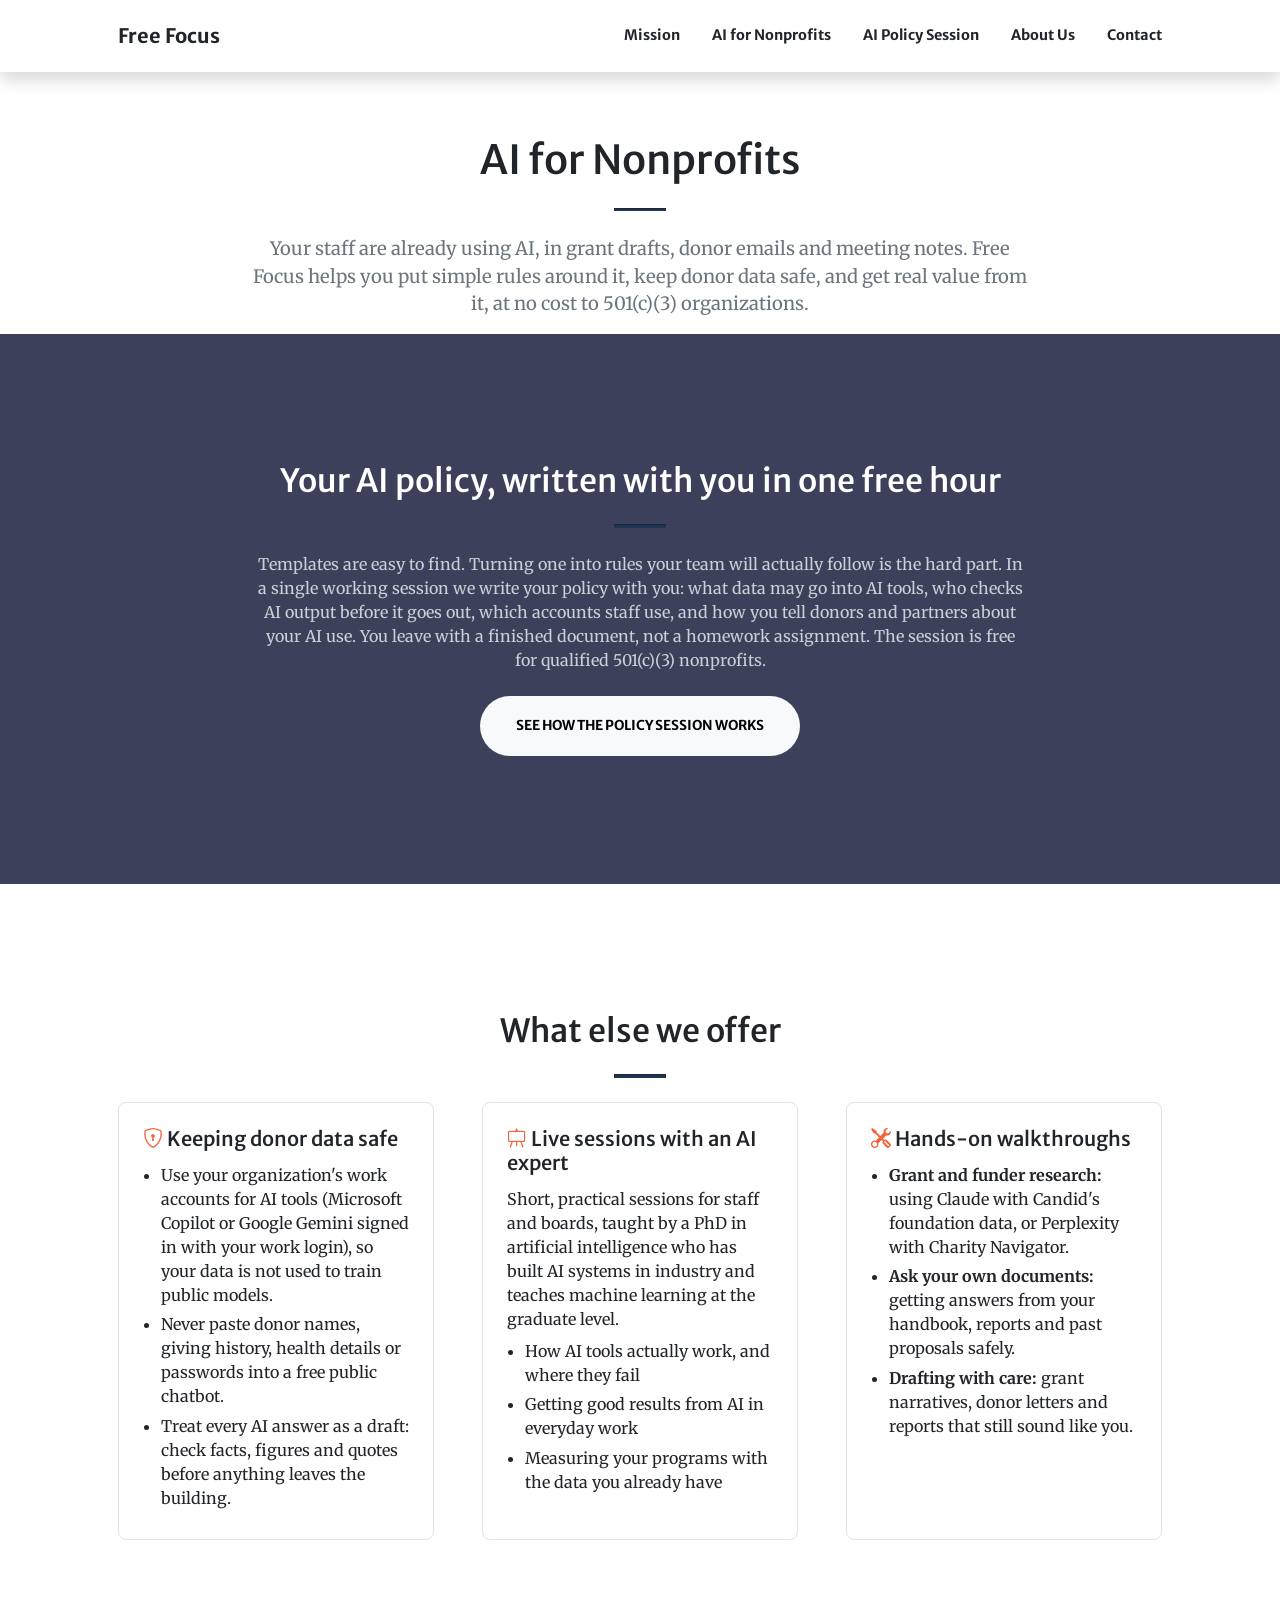
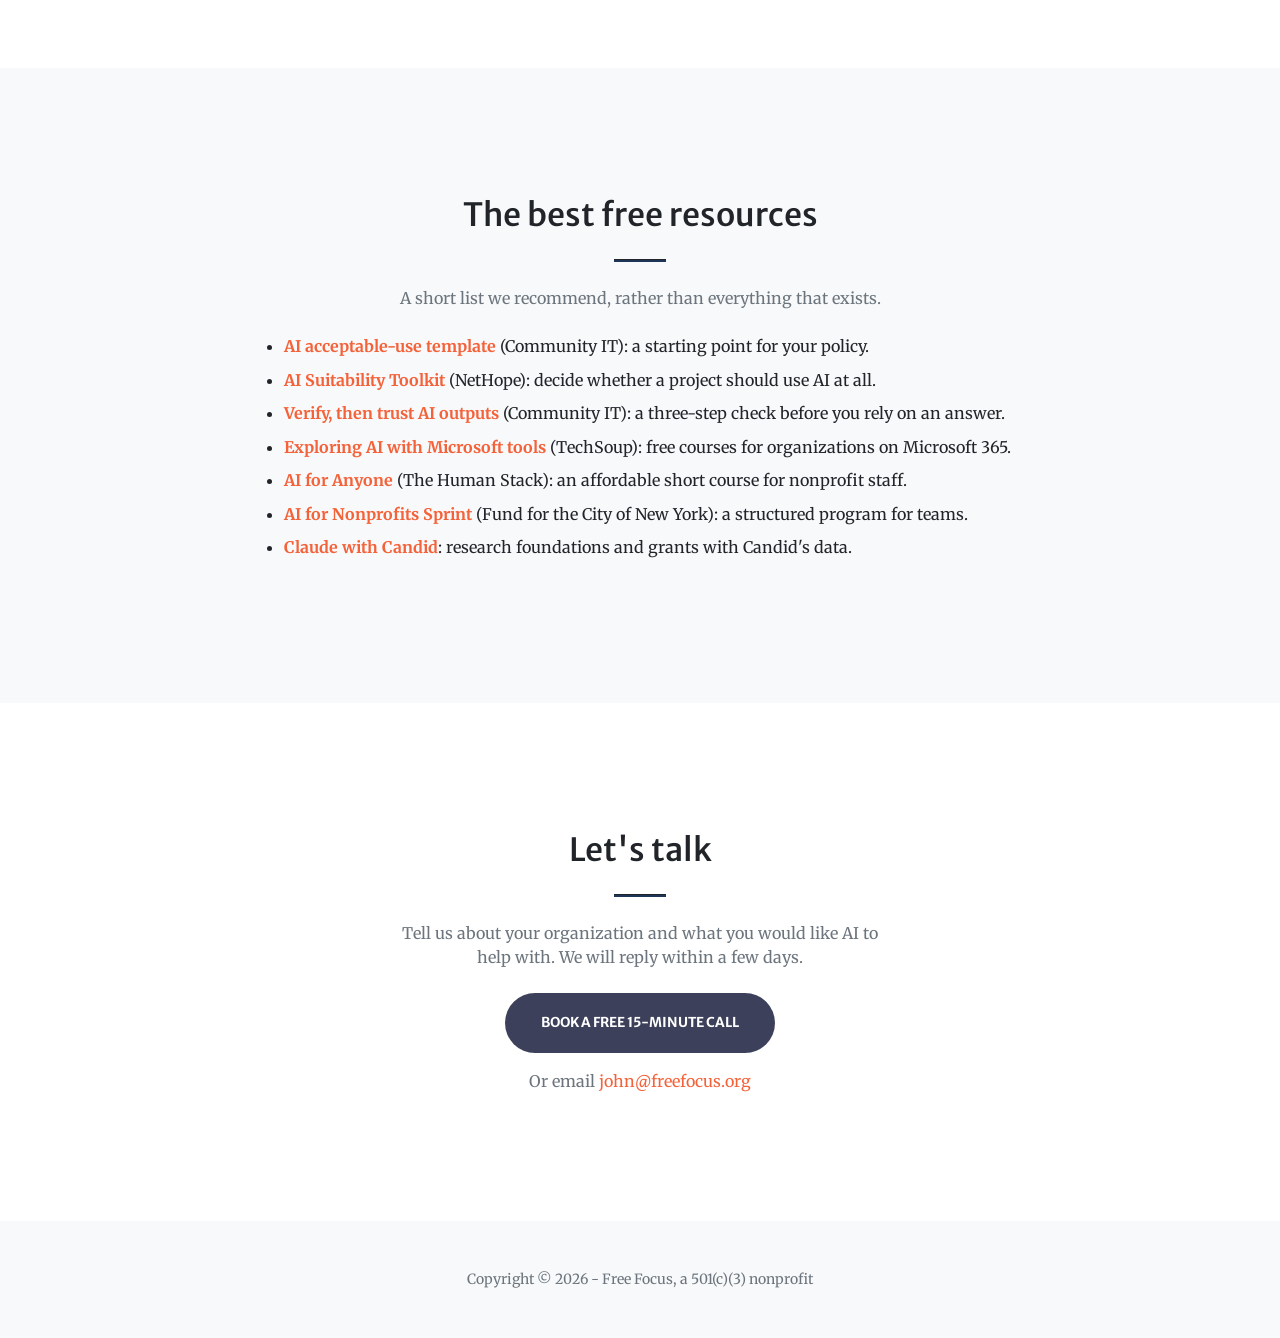
<file: ai.html>
<!DOCTYPE html>
<html lang="en">
    <head>
        <meta charset="utf-8" />
        <meta name="viewport" content="width=device-width, initial-scale=1, shrink-to-fit=no" />
        <meta name="description" content="Free Focus helps nonprofits use AI safely: an AI policy written with you in one session, a donor-data safety guide, live sessions, and the best free resources." />
        <meta name="author" content="Free Focus" />
        <title>AI for Nonprofits - Free Focus</title>
        <link rel="icon" type="image/x-icon" href="assets/favicon.ico" />
        <link href="https://cdn.jsdelivr.net/npm/bootstrap-icons@1.5.0/font/bootstrap-icons.css" rel="stylesheet" />
        <link href="https://fonts.googleapis.com/css?family=Merriweather+Sans:400,700" rel="stylesheet" />
        <link href="https://fonts.googleapis.com/css?family=Merriweather:400,300,300italic,400italic,700,700italic" rel="stylesheet" type="text/css" />
        <link href="css/styles.css" rel="stylesheet" />
        <style>
            .ai-page { padding-top: 7rem; }
            .ai-lead { font-size: 1.15rem; }
            .ai-card { border: 1px solid #e3e3e3; border-radius: .5rem; padding: 1.5rem; height: 100%; background: #fff; }
            .ai-card h3 { font-size: 1.25rem; margin-bottom: .75rem; }
            .ai-card ul { padding-left: 1.1rem; margin-bottom: 0; }
            .ai-card li { margin-bottom: .35rem; }
            .ai-resources li { margin-bottom: .6rem; }
            .ai-resources a { font-weight: 700; }
        </style>
    </head>
    <body id="page-top">
        <nav class="navbar navbar-expand-lg navbar-light fixed-top py-3 navbar-shrink" id="mainNav">
            <div class="container px-4 px-lg-5">
                <a class="navbar-brand" href="index.html">Free Focus</a>
                <button class="navbar-toggler navbar-toggler-right" type="button" data-bs-toggle="collapse" data-bs-target="#navbarResponsive" aria-controls="navbarResponsive" aria-expanded="false" aria-label="Toggle navigation"><span class="navbar-toggler-icon"></span></button>
                <div class="collapse navbar-collapse" id="navbarResponsive">
                    <ul class="navbar-nav ms-auto my-2 my-lg-0">
                        <li class="nav-item"><a class="nav-link" href="index.html#mission">Mission</a></li>
                        <li class="nav-item"><a class="nav-link" href="ai.html">AI for Nonprofits</a></li>
                        <li class="nav-item"><a class="nav-link" href="policy.html">AI Policy Session</a></li>
                        <li class="nav-item"><a class="nav-link" href="about.html">About Us</a></li>
                        <li class="nav-item"><a class="nav-link" href="#contact">Contact</a></li>
                    </ul>
                </div>
            </div>
        </nav>

        <section class="ai-page">
            <div class="container px-4 px-lg-5">
                <div class="row justify-content-center">
                    <div class="col-lg-9 text-center">
                        <h1 class="mt-4">AI for Nonprofits</h1>
                        <hr class="divider" />
                        <p class="ai-lead text-muted">Your staff are already using AI, in grant drafts, donor emails and meeting notes. Free Focus helps you put simple rules around it, keep donor data safe, and get real value from it, at no cost to 501(c)(3) organizations.</p>
                    </div>
                </div>
            </div>
        </section>

        <section class="page-section bg-primary" id="policy">
            <div class="container px-4 px-lg-5">
                <div class="row gx-4 gx-lg-5 justify-content-center">
                    <div class="col-lg-9 text-center">
                        <h2 class="text-white mt-0">Your AI policy, written with you in one free hour</h2>
                        <hr class="divider divider-light" />
                        <p class="text-white-75 mb-4">Templates are easy to find. Turning one into rules your team will actually follow is the hard part. In a single working session we write your policy with you: what data may go into AI tools, who checks AI output before it goes out, which accounts staff use, and how you tell donors and partners about your AI use. You leave with a finished document, not a homework assignment. The session is free for qualified 501(c)(3) nonprofits.</p>
                        <a class="btn btn-light btn-xl" href="policy.html">See how the policy session works</a>
                    </div>
                </div>
            </div>
        </section>

        <section class="page-section" id="offer">
            <div class="container px-4 px-lg-5">
                <h2 class="text-center mt-0">What else we offer</h2>
                <hr class="divider" />
                <div class="row gx-4 gx-lg-5 gy-4">
                    <div class="col-lg-4">
                        <div class="ai-card">
                            <h3><i class="bi-shield-lock text-primary"></i> Keeping donor data safe</h3>
                            <ul>
                                <li>Use your organization's work accounts for AI tools (Microsoft Copilot or Google Gemini signed in with your work login), so your data is not used to train public models.</li>
                                <li>Never paste donor names, giving history, health details or passwords into a free public chatbot.</li>
                                <li>Treat every AI answer as a draft: check facts, figures and quotes before anything leaves the building.</li>
                            </ul>
                        </div>
                    </div>
                    <div class="col-lg-4">
                        <div class="ai-card">
                            <h3><i class="bi-easel text-primary"></i> Live sessions with an AI expert</h3>
                            <p class="mb-2">Short, practical sessions for staff and boards, taught by a PhD in artificial intelligence who has built AI systems in industry and teaches machine learning at the graduate level.</p>
                            <ul>
                                <li>How AI tools actually work, and where they fail</li>
                                <li>Getting good results from AI in everyday work</li>
                                <li>Measuring your programs with the data you already have</li>
                            </ul>
                        </div>
                    </div>
                    <div class="col-lg-4">
                        <div class="ai-card">
                            <h3><i class="bi-tools text-primary"></i> Hands-on walkthroughs</h3>
                            <ul>
                                <li><strong>Grant and funder research:</strong> using Claude with Candid's foundation data, or Perplexity with Charity Navigator.</li>
                                <li><strong>Ask your own documents:</strong> getting answers from your handbook, reports and past proposals safely.</li>
                                <li><strong>Drafting with care:</strong> grant narratives, donor letters and reports that still sound like you.</li>
                            </ul>
                        </div>
                    </div>
                </div>
            </div>
        </section>

        <section class="page-section bg-light" id="resources">
            <div class="container px-4 px-lg-5">
                <div class="row justify-content-center">
                    <div class="col-lg-9">
                        <h2 class="text-center mt-0">The best free resources</h2>
                        <hr class="divider" />
                        <p class="text-muted text-center mb-4">A short list we recommend, rather than everything that exists.</p>
                        <ul class="ai-resources">
                            <li><a href="https://communityit.com/template-acceptable-use-of-ai-tools-in-the-nonprofit-workplace/">AI acceptable-use template</a> (Community IT): a starting point for your policy.</li>
                            <li><a href="https://nethope.org/toolkits/the-artificial-intelligence-ai-suitability-toolkit-for-nonprofits/">AI Suitability Toolkit</a> (NetHope): decide whether a project should use AI at all.</li>
                            <li><a href="https://communityit.com/blog-verify-then-trust-ai-outputs/">Verify, then trust AI outputs</a> (Community IT): a three-step check before you rely on an answer.</li>
                            <li><a href="https://techsoup.course.tc/catalog/exploring-ai-with-microsoft-tools">Exploring AI with Microsoft tools</a> (TechSoup): free courses for organizations on Microsoft 365.</li>
                            <li><a href="https://thehumanstack.com/">AI for Anyone</a> (The Human Stack): an affordable short course for nonprofit staff.</li>
                            <li><a href="https://fcny.org/aisprint">AI for Nonprofits Sprint</a> (Fund for the City of New York): a structured program for teams.</li>
                            <li><a href="https://candid.org/blogs/claude-for-nonprofits-candid-mcp-connector-access-nonprofit-data-ai-assistant/">Claude with Candid</a>: research foundations and grants with Candid's data.</li>
                        </ul>
                    </div>
                </div>
            </div>
        </section>

        <section class="page-section" id="contact">
            <div class="container px-4 px-lg-5">
                <div class="row gx-4 gx-lg-5 justify-content-center">
                    <div class="col-lg-8 col-xl-6 text-center">
                        <h2 class="mt-0">Let's talk</h2>
                        <hr class="divider" />
                        <p class="text-muted mb-4">Tell us about your organization and what you would like AI to help with. We will reply within a few days.</p>
                        <a class="btn btn-primary btn-xl mb-3" href="https://calendar.app.google/8b2Boic9V2maVgbg9" target="_blank" rel="noopener" data-goatcounter-click="ai-book">Book a free 15-minute call</a>
                        <p class="text-muted mb-0">Or email <a href="mailto:john@freefocus.org?subject=AI%20help%20for%20our%20nonprofit">john@freefocus.org</a></p>
                    </div>
                </div>
            </div>
        </section>

        <footer class="bg-light py-5">
            <div class="container px-4 px-lg-5"><div class="small text-center text-muted">Copyright &copy; 2026 - Free Focus, a 501(c)(3) nonprofit</div></div>
        </footer>
        <script src="https://cdn.jsdelivr.net/npm/bootstrap@5.2.3/dist/js/bootstrap.bundle.min.js"></script>
        <script data-goatcounter="https://johnsanterre.goatcounter.com/count" async src="//gc.zgo.at/count.js"></script>
    </body>
</html>
</file>
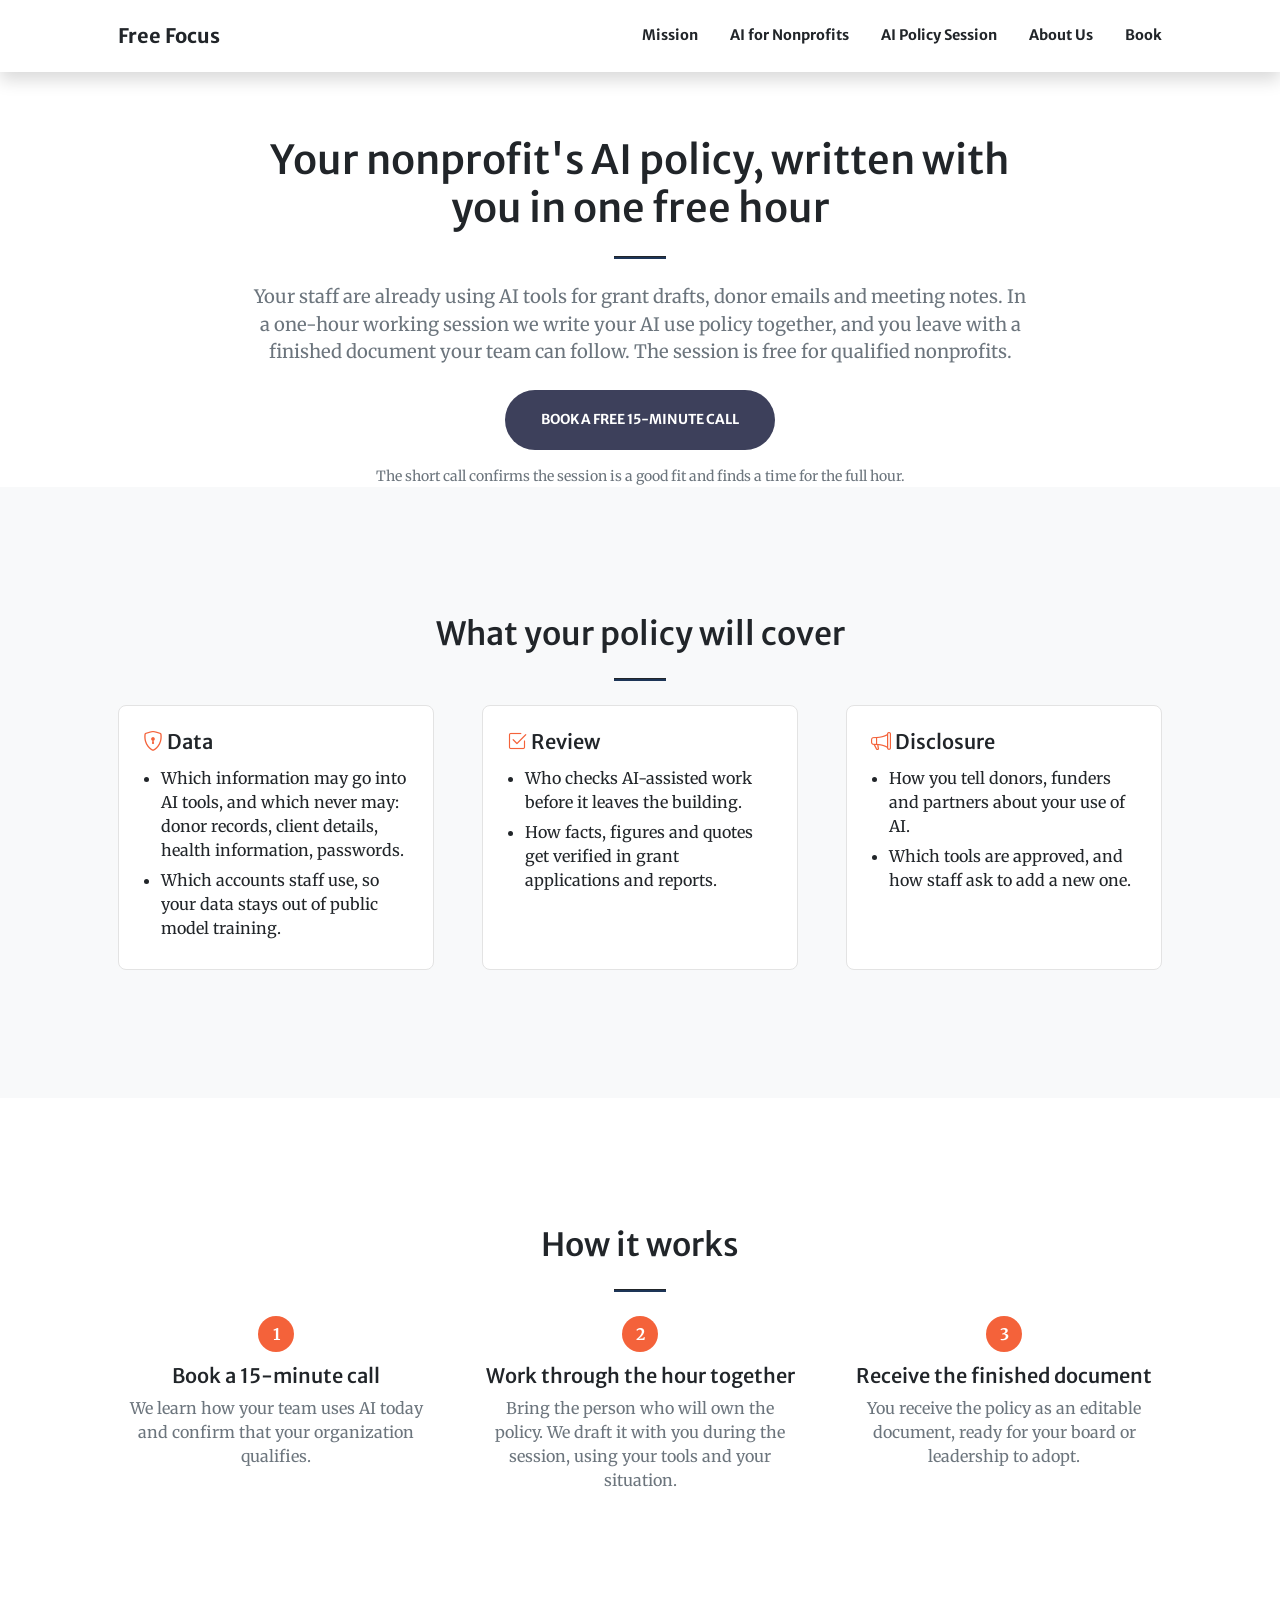
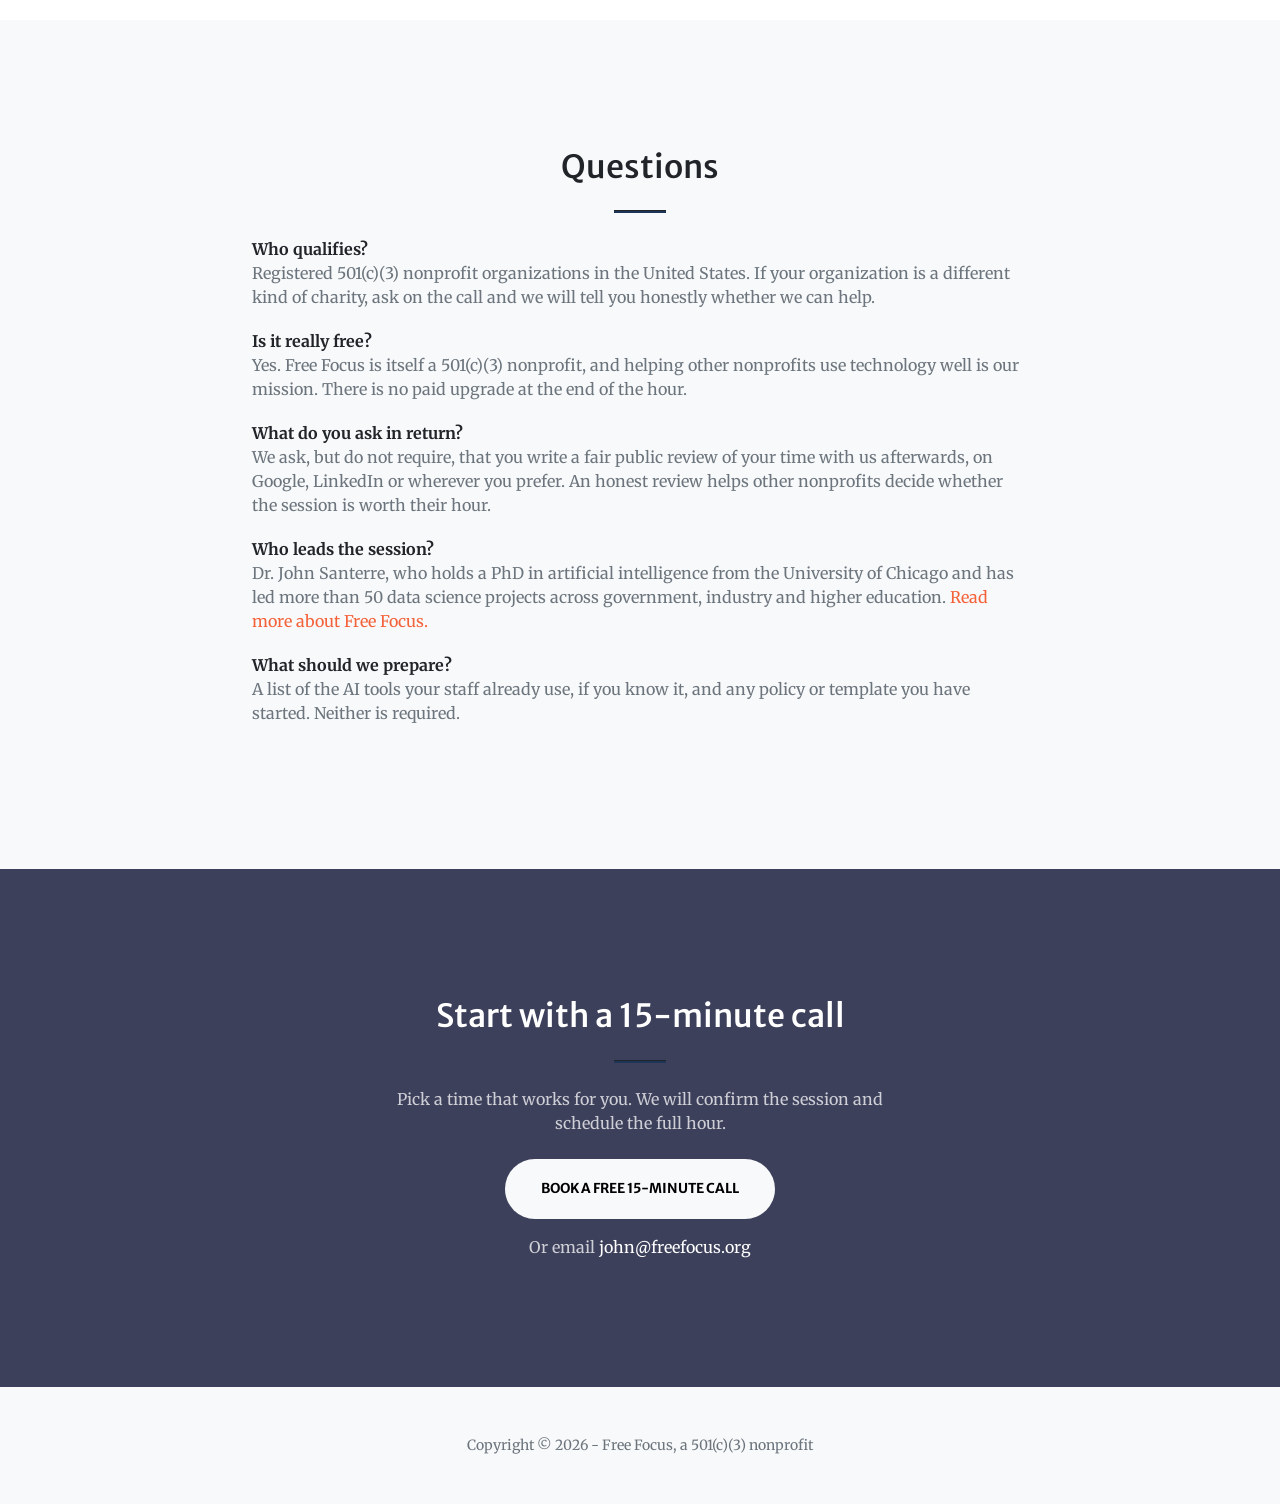
<file: policy.html>
<!DOCTYPE html>
<html lang="en">
    <head>
        <meta charset="utf-8" />
        <meta name="viewport" content="width=device-width, initial-scale=1, shrink-to-fit=no" />
        <meta name="description" content="A free one-hour session for qualified nonprofits: we write your AI use policy with you, and you leave with a finished document your staff can follow." />
        <meta name="author" content="Free Focus" />
        <title>Free AI Policy Session for Nonprofits - Free Focus</title>
        <link rel="icon" type="image/x-icon" href="assets/favicon.ico" />
        <link href="https://cdn.jsdelivr.net/npm/bootstrap-icons@1.5.0/font/bootstrap-icons.css" rel="stylesheet" />
        <link href="https://fonts.googleapis.com/css?family=Merriweather+Sans:400,700" rel="stylesheet" />
        <link href="https://fonts.googleapis.com/css?family=Merriweather:400,300,300italic,400italic,700,700italic" rel="stylesheet" type="text/css" />
        <link href="css/styles.css" rel="stylesheet" />
        <style>
            .ai-page { padding-top: 7rem; }
            .ai-lead { font-size: 1.15rem; }
            .ai-card { border: 1px solid #e3e3e3; border-radius: .5rem; padding: 1.5rem; height: 100%; background: #fff; }
            .ai-card h3 { font-size: 1.25rem; margin-bottom: .75rem; }
            .ai-card ul { padding-left: 1.1rem; margin-bottom: 0; }
            .ai-card li { margin-bottom: .35rem; }
            .step-num { display: inline-block; width: 2.25rem; height: 2.25rem; line-height: 2.25rem; border-radius: 50%; background: #f4623a; color: #fff; font-weight: 700; margin-bottom: .75rem; }
            .faq dt { margin-top: 1.25rem; }
            .faq dd { color: #6c757d; margin-bottom: 0; }
        </style>
    </head>
    <body id="page-top">
        <nav class="navbar navbar-expand-lg navbar-light fixed-top py-3 navbar-shrink" id="mainNav">
            <div class="container px-4 px-lg-5">
                <a class="navbar-brand" href="index.html">Free Focus</a>
                <button class="navbar-toggler navbar-toggler-right" type="button" data-bs-toggle="collapse" data-bs-target="#navbarResponsive" aria-controls="navbarResponsive" aria-expanded="false" aria-label="Toggle navigation"><span class="navbar-toggler-icon"></span></button>
                <div class="collapse navbar-collapse" id="navbarResponsive">
                    <ul class="navbar-nav ms-auto my-2 my-lg-0">
                        <li class="nav-item"><a class="nav-link" href="index.html#mission">Mission</a></li>
                        <li class="nav-item"><a class="nav-link" href="ai.html">AI for Nonprofits</a></li>
                        <li class="nav-item"><a class="nav-link" href="policy.html">AI Policy Session</a></li>
                        <li class="nav-item"><a class="nav-link" href="about.html">About Us</a></li>
                        <li class="nav-item"><a class="nav-link" href="#book">Book</a></li>
                    </ul>
                </div>
            </div>
        </nav>

        <section class="ai-page">
            <div class="container px-4 px-lg-5">
                <div class="row justify-content-center">
                    <div class="col-lg-9 text-center">
                        <h1 class="mt-4">Your nonprofit's AI policy, written with you in one free hour</h1>
                        <hr class="divider" />
                        <p class="ai-lead text-muted">Your staff are already using AI tools for grant drafts, donor emails and meeting notes. In a one-hour working session we write your AI use policy together, and you leave with a finished document your team can follow. The session is free for qualified nonprofits.</p>
                        <a class="btn btn-primary btn-xl mt-2" href="https://calendar.app.google/8b2Boic9V2maVgbg9" target="_blank" rel="noopener" data-goatcounter-click="policy-book-hero">Book a free 15-minute call</a>
                        <p class="text-muted mt-3 mb-0 small">The short call confirms the session is a good fit and finds a time for the full hour.</p>
                    </div>
                </div>
            </div>
        </section>

        <section class="page-section bg-light" id="covers">
            <div class="container px-4 px-lg-5">
                <h2 class="text-center mt-0">What your policy will cover</h2>
                <hr class="divider" />
                <div class="row gx-4 gx-lg-5 gy-4">
                    <div class="col-lg-4">
                        <div class="ai-card">
                            <h3><i class="bi-shield-lock text-primary"></i> Data</h3>
                            <ul>
                                <li>Which information may go into AI tools, and which never may: donor records, client details, health information, passwords.</li>
                                <li>Which accounts staff use, so your data stays out of public model training.</li>
                            </ul>
                        </div>
                    </div>
                    <div class="col-lg-4">
                        <div class="ai-card">
                            <h3><i class="bi-check2-square text-primary"></i> Review</h3>
                            <ul>
                                <li>Who checks AI-assisted work before it leaves the building.</li>
                                <li>How facts, figures and quotes get verified in grant applications and reports.</li>
                            </ul>
                        </div>
                    </div>
                    <div class="col-lg-4">
                        <div class="ai-card">
                            <h3><i class="bi-megaphone text-primary"></i> Disclosure</h3>
                            <ul>
                                <li>How you tell donors, funders and partners about your use of AI.</li>
                                <li>Which tools are approved, and how staff ask to add a new one.</li>
                            </ul>
                        </div>
                    </div>
                </div>
            </div>
        </section>

        <section class="page-section" id="how">
            <div class="container px-4 px-lg-5">
                <h2 class="text-center mt-0">How it works</h2>
                <hr class="divider" />
                <div class="row gx-4 gx-lg-5 gy-4 text-center">
                    <div class="col-lg-4">
                        <div class="step-num">1</div>
                        <h3 class="h5">Book a 15-minute call</h3>
                        <p class="text-muted mb-0">We learn how your team uses AI today and confirm that your organization qualifies.</p>
                    </div>
                    <div class="col-lg-4">
                        <div class="step-num">2</div>
                        <h3 class="h5">Work through the hour together</h3>
                        <p class="text-muted mb-0">Bring the person who will own the policy. We draft it with you during the session, using your tools and your situation.</p>
                    </div>
                    <div class="col-lg-4">
                        <div class="step-num">3</div>
                        <h3 class="h5">Receive the finished document</h3>
                        <p class="text-muted mb-0">You receive the policy as an editable document, ready for your board or leadership to adopt.</p>
                    </div>
                </div>
            </div>
        </section>

        <section class="page-section bg-light" id="faq">
            <div class="container px-4 px-lg-5">
                <div class="row justify-content-center">
                    <div class="col-lg-9">
                        <h2 class="text-center mt-0">Questions</h2>
                        <hr class="divider" />
                        <dl class="faq">
                            <dt>Who qualifies?</dt>
                            <dd>Registered 501(c)(3) nonprofit organizations in the United States. If your organization is a different kind of charity, ask on the call and we will tell you honestly whether we can help.</dd>
                            <dt>Is it really free?</dt>
                            <dd>Yes. Free Focus is itself a 501(c)(3) nonprofit, and helping other nonprofits use technology well is our mission. There is no paid upgrade at the end of the hour.</dd>
                            <dt>What do you ask in return?</dt>
                            <dd>We ask, but do not require, that you write a fair public review of your time with us afterwards, on Google, LinkedIn or wherever you prefer. An honest review helps other nonprofits decide whether the session is worth their hour.</dd>
                            <dt>Who leads the session?</dt>
                            <dd>Dr. John Santerre, who holds a PhD in artificial intelligence from the University of Chicago and has led more than 50 data science projects across government, industry and higher education. <a href="about.html">Read more about Free Focus.</a></dd>
                            <dt>What should we prepare?</dt>
                            <dd>A list of the AI tools your staff already use, if you know it, and any policy or template you have started. Neither is required.</dd>
                        </dl>
                    </div>
                </div>
            </div>
        </section>

        <section class="page-section bg-primary" id="book">
            <div class="container px-4 px-lg-5">
                <div class="row gx-4 gx-lg-5 justify-content-center">
                    <div class="col-lg-8 col-xl-6 text-center">
                        <h2 class="text-white mt-0">Start with a 15-minute call</h2>
                        <hr class="divider divider-light" />
                        <p class="text-white-75 mb-4">Pick a time that works for you. We will confirm the session and schedule the full hour.</p>
                        <a class="btn btn-light btn-xl mb-3" href="https://calendar.app.google/8b2Boic9V2maVgbg9" target="_blank" rel="noopener" data-goatcounter-click="policy-book-footer">Book a free 15-minute call</a>
                        <p class="text-white-75 mb-0">Or email <a class="text-white" href="mailto:john@freefocus.org?subject=AI%20policy%20session" data-goatcounter-click="policy-email">john@freefocus.org</a></p>
                    </div>
                </div>
            </div>
        </section>

        <footer class="bg-light py-5">
            <div class="container px-4 px-lg-5"><div class="small text-center text-muted">Copyright &copy; 2026 - Free Focus, a 501(c)(3) nonprofit</div></div>
        </footer>
        <script src="https://cdn.jsdelivr.net/npm/bootstrap@5.2.3/dist/js/bootstrap.bundle.min.js"></script>
        <script data-goatcounter="https://johnsanterre.goatcounter.com/count" async src="//gc.zgo.at/count.js"></script>
    </body>
</html>
</file>
